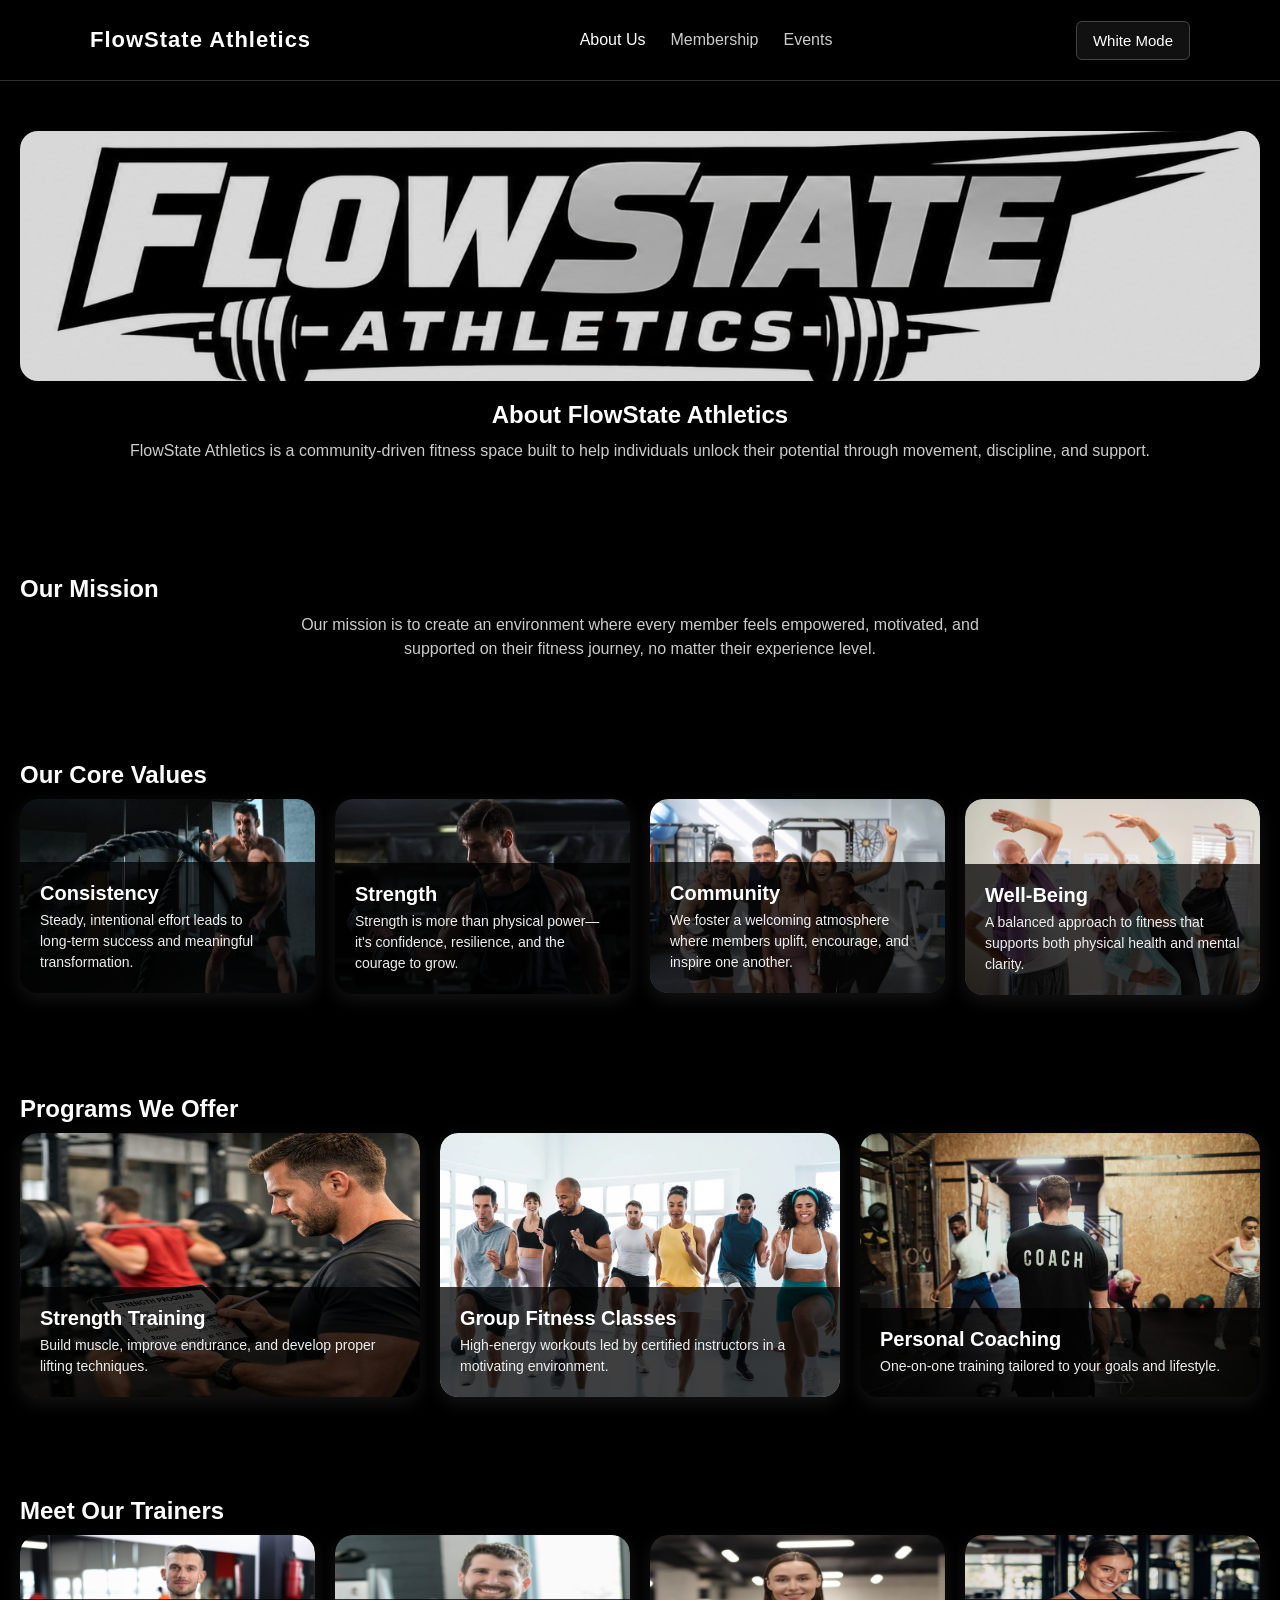
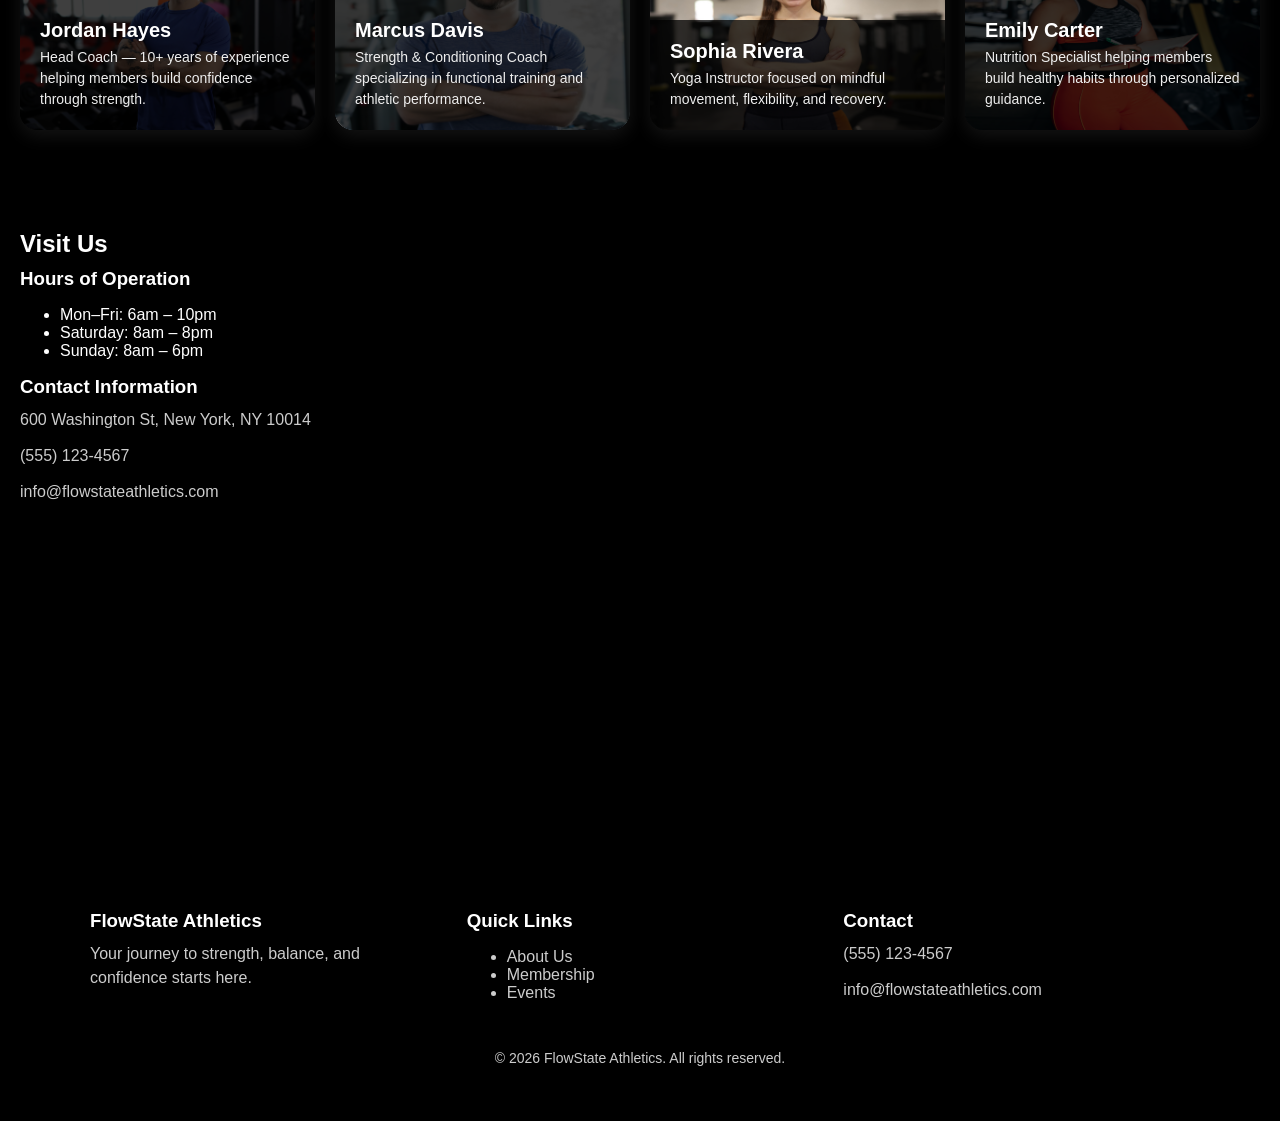
<file: index.html>
<!DOCTYPE html>
<html lang="en">

<head>
    <meta charset="UTF-8">
    <meta name="viewport" content="width=device-width, initial-scale=1.0">
    <title>About Us | FlowState Athletics</title>
    <link href="images/favicon.png" rel="icon">
    <link rel="stylesheet" href="styles.css">
</head>

<body>

    <header>
        <nav class="navbar">
            <a href="index.html" class="nav-logo">FlowState Athletics</a>

            <div class="hamburger" onclick="toggleMenu()">
                <span></span>
                <span></span>
                <span></span>
            </div>

            <ul class="nav-links" id="navMenu">
                <li><a href="index.html" class="active">About Us</a></li>
                <li><a href="membership.html">Membership</a></li>
                <li><a href="events.html">Events</a></li>
            </ul>

            <button id="bwToggle" onclick="toggleBW()">White Mode</button>
        </nav>
    </header>

    <main>

        <section class="hero">
            <img src="images/about_hero.jpg" alt="FlowState Athletics Gym">
            <h1>About FlowState Athletics</h1>
            <p class="intro-text">
                FlowState Athletics is a community‑driven fitness space built to help individuals unlock their potential
                through movement, discipline, and support.
            </p>
        </section>

        <section class="mission">
            <h2>Our Mission</h2>
            <p class="mission-text">
                Our mission is to create an environment where every member feels empowered, motivated, and supported on
                their fitness journey, no matter their experience level.
            </p>
        </section>

        <section class="values">
            <h2>Our Core Values</h2>

            <div class="values-container">

                <div class="overlay-card">
                    <img src="images/value_consistency.png" alt="Consistency Icon">
                    <div class="overlay-box">
                        <h3>Consistency</h3>
                        <p>Steady, intentional effort leads to long‑term success and meaningful transformation.</p>
                    </div>
                </div>

                <div class="overlay-card">
                    <img src="images/value_strength.png" alt="Strength Icon">
                    <div class="overlay-box">
                        <h3>Strength</h3>
                        <p>Strength is more than physical power—it's confidence, resilience, and the courage to grow.
                        </p>
                    </div>
                </div>

                <div class="overlay-card">
                    <img src="images/value_community.png" alt="Community Icon">
                    <div class="overlay-box">
                        <h3>Community</h3>
                        <p>We foster a welcoming atmosphere where members uplift, encourage, and inspire one another.
                        </p>
                    </div>
                </div>

                <div class="overlay-card">
                    <img src="images/value_wellbeing.png" alt="Well-being Icon">
                    <div class="overlay-box">
                        <h3>Well‑Being</h3>
                        <p>A balanced approach to fitness that supports both physical health and mental clarity.</p>
                    </div>
                </div>

            </div>
        </section>

        <section class="programs">
            <h2>Programs We Offer</h2>

            <div class="programs-container">

                <div class="overlay-card">
                    <img src="images/program_strength.jpg" alt="Strength Training">
                    <div class="overlay-box">
                        <h3>Strength Training</h3>
                        <p>Build muscle, improve endurance, and develop proper lifting techniques.</p>
                    </div>
                </div>

                <div class="overlay-card">
                    <img src="images/program_group_fitness.jpg" alt="Group Fitness Class">
                    <div class="overlay-box">
                        <h3>Group Fitness Classes</h3>
                        <p>High‑energy workouts led by certified instructors in a motivating environment.</p>
                    </div>
                </div>

                <div class="overlay-card">
                    <img src="images/program_coaching.jpg" alt="Personal Coaching">
                    <div class="overlay-box">
                        <h3>Personal Coaching</h3>
                        <p>One‑on‑one training tailored to your goals and lifestyle.</p>
                    </div>
                </div>

            </div>
        </section>

        <section class="staff">
            <h2>Meet Our Trainers</h2>

            <div class="staff-container">

                <div class="overlay-card">
                    <img src="images/trainer_jordan.jpg" alt="Trainer Jordan">
                    <div class="overlay-box">
                        <h3>Jordan Hayes</h3>
                        <p>Head Coach — 10+ years of experience helping members build confidence through strength.</p>
                    </div>
                </div>

                <div class="overlay-card">
                    <img src="images/trainer_marcus.jpg" alt="Trainer Marcus">
                    <div class="overlay-box">
                        <h3>Marcus Davis</h3>
                        <p>Strength & Conditioning Coach specializing in functional training and athletic performance.
                        </p>
                    </div>
                </div>

                <div class="overlay-card">
                    <img src="images/trainer_sophia.jpg" alt="Trainer Sophia">
                    <div class="overlay-box">
                        <h3>Sophia Rivera</h3>
                        <p>Yoga Instructor focused on mindful movement, flexibility, and recovery.</p>
                    </div>
                </div>

                <div class="overlay-card">
                    <img src="images/trainer_emily.jpg" alt="Trainer Emily">
                    <div class="overlay-box">
                        <h3>Emily Carter</h3>
                        <p>Nutrition Specialist helping members build healthy habits through personalized guidance.</p>
                    </div>
                </div>

            </div>
        </section>

        <section class="visit-us">
            <h2>Visit Us</h2>

            <div class="visit-container">

                <div class="hours">
                    <h3>Hours of Operation</h3>
                    <ul>
                        <li>Mon–Fri: 6am – 10pm</li>
                        <li>Saturday: 8am – 8pm</li>
                        <li>Sunday: 8am – 6pm</li>
                    </ul>
                </div>

                <div class="contact-info">
                    <h3>Contact Information</h3>
                    <p>600 Washington St, New York, NY 10014</p>
                    <p>(555) 123‑4567</p>
                    <p>info@flowstateathletics.com</p>
                </div>

                <div class="map-placeholder">
                    <iframe
                        src="https://www.google.com/maps/embed?pb=!1m18!1m12!1m3!1d3023.4178839327146!2d-74.01415341161527!3d40.73082949762415!2m3!1f0!2f0!3f0!3m2!1i1024!2i768!4f13.1!3m3!1m2!1s0x89c259ed09a11c3d%3A0x3c18cdf9b21d242e!2s600%20Washington%20St%2C%20New%20York%2C%20NY%2010014!5e0!3m2!1sfr!2sus!4v1779428335322!5m2!1sfr!2sus"
                        width="400" height="300" style="border:0;" allowfullscreen="" loading="lazy"
                        referrerpolicy="no-referrer-when-downgrade"></iframe>
                </div>

            </div>
        </section>

    </main>

    <footer>
        <div class="footer-columns">

            <div class="footer-col">
                <h3>FlowState Athletics</h3>
                <p>Your journey to strength, balance, and confidence starts here.</p>
            </div>

            <div class="footer-col">
                <h3>Quick Links</h3>
                <ul>
                    <li><a href="index.html">About Us</a></li>
                    <li><a href="membership.html">Membership</a></li>
                    <li><a href="events.html">Events</a></li>
                </ul>
            </div>

            <div class="footer-col">
                <h3>Contact</h3>
                <p>(555) 123‑4567</p>
                <p>info@flowstateathletics.com</p>
            </div>

        </div>

        <div class="footer-bottom">
            <p>© 2026 FlowState Athletics. All rights reserved.</p>
        </div>
    </footer>

    <script>

        (function () {
            if (localStorage.getItem("theme") === "white") {
                document.documentElement.classList.add("white-mode");
            }
        })();

        window.addEventListener("DOMContentLoaded", function () {
            if (localStorage.getItem("theme") === "white") {
                document.getElementById("bwToggle").innerText = "Dark Mode";
            }
        });

        function toggleMenu() {
            document.getElementById("navMenu").classList.toggle("show");
        }

        function toggleBW() {
            const html = document.documentElement;
            const btn = document.getElementById("bwToggle");
            const isWhite = html.classList.toggle("white-mode");
            btn.innerText = isWhite ? "Dark Mode" : "White Mode";
            localStorage.setItem("theme", isWhite ? "white" : "dark");
        }
    </script>

</body>

</html>
</file>
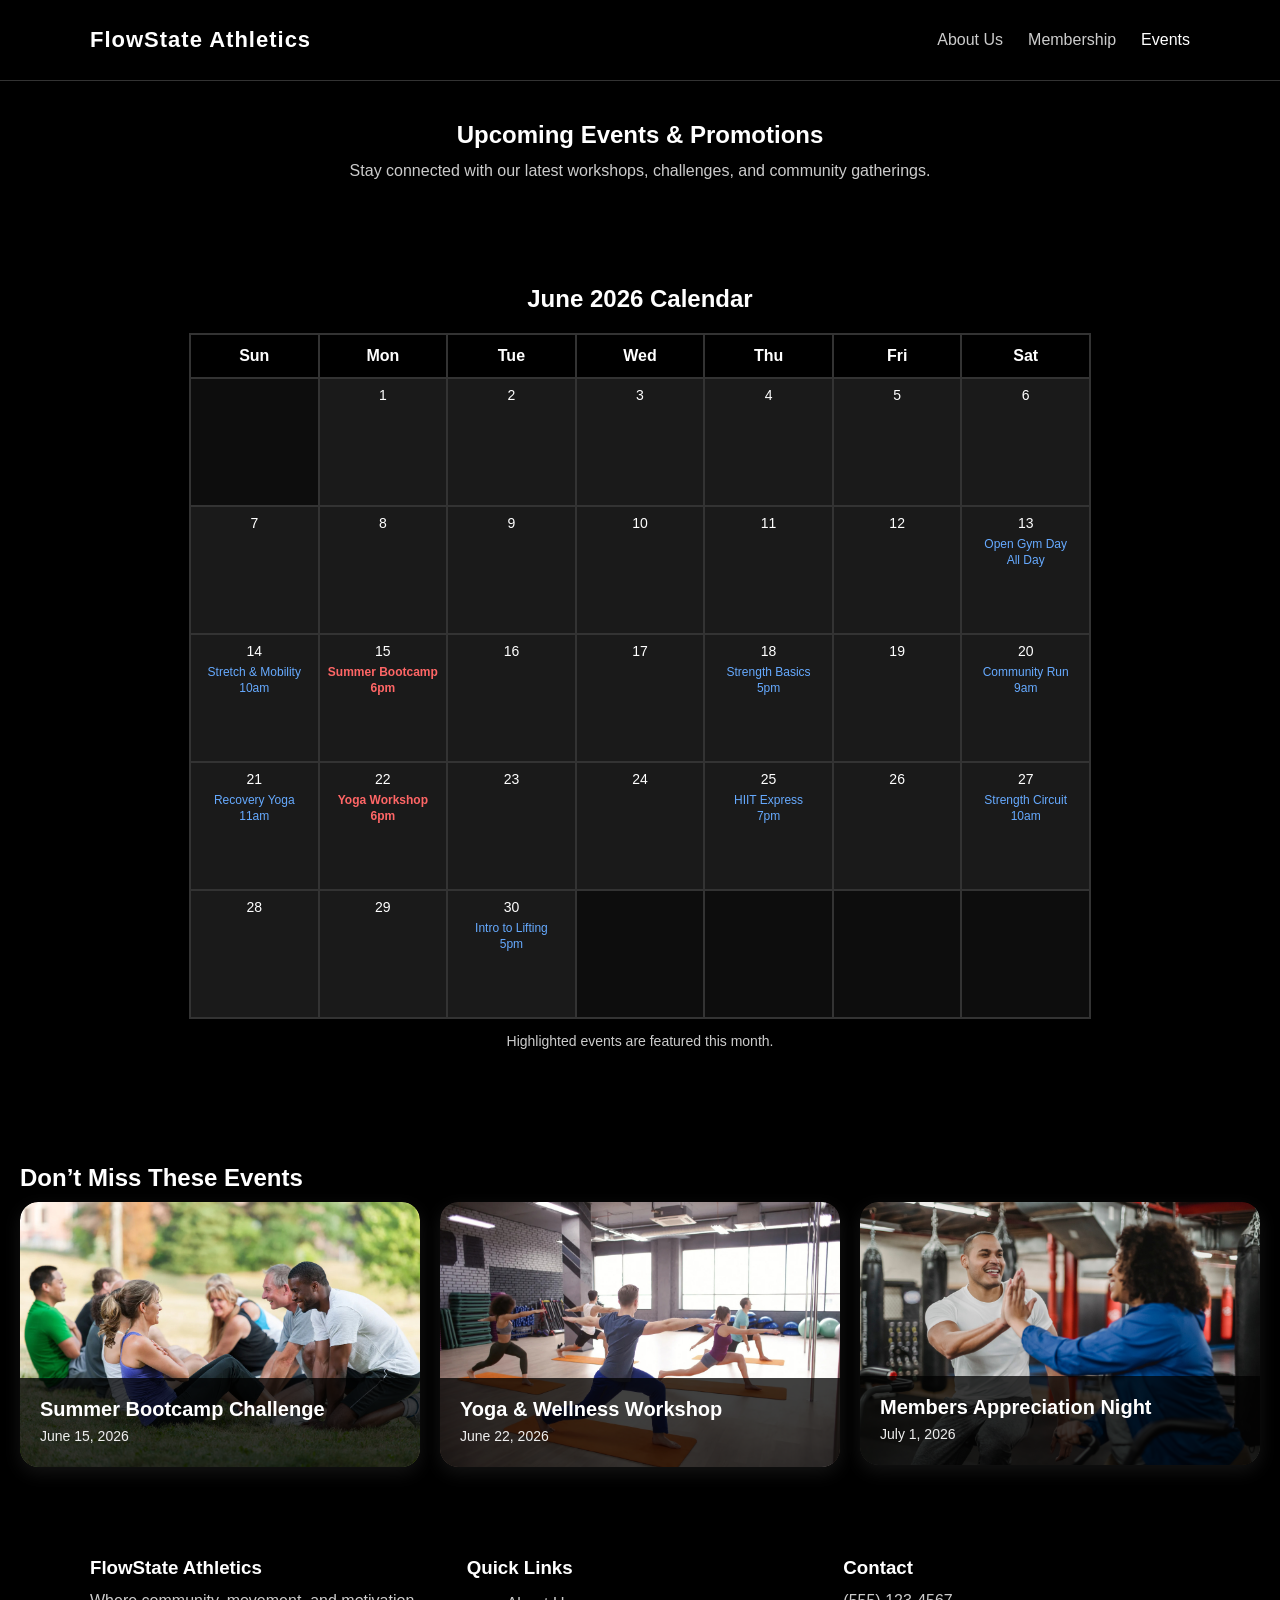
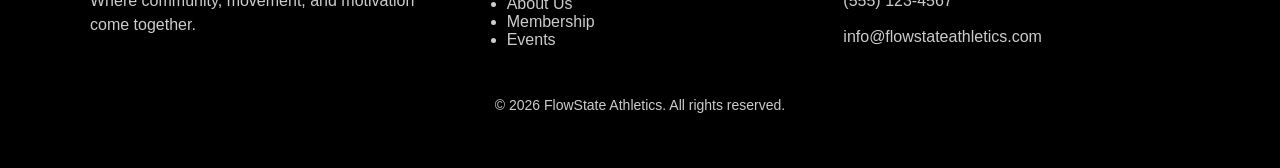
<file: Events.html>
<!DOCTYPE html>
<html lang="en">
<head>
    <meta charset="UTF-8">
    <meta name="viewport" content="width=device-width, initial-scale=1.0">
    <title>Events | FlowState Athletics</title>
    <link rel="icon" type="image/png" href="images/favicon.png">
    <link rel="stylesheet" href="styles.css">
</head>

<body>

<header>
    <nav class="navbar">
        <a href="index.html" class="nav-logo">FlowState Athletics</a>

        <div class="hamburger" onclick="toggleMenu()">
            <span></span>
            <span></span>
            <span></span>
        </div>

        <ul class="nav-links" id="navMenu">
            <li><a href="index.html">About Us</a></li>
            <li><a href="membership.html">Membership</a></li>
            <li><a href="events.html" class="active">Events</a></li>
        </ul>
    </nav>
</header>

<main>

<section class="page-title">
    <h1>Upcoming Events & Promotions</h1>
    <p class="subtitle">
        Stay connected with our latest workshops, challenges, and community gatherings.
    </p>
</section>

<section class="calendar-section">
    <h2>June 2026 Calendar</h2>

    <div class="static-calendar">

        <div class="calendar-row header">
            <div>Sun</div>
            <div>Mon</div>
            <div>Tue</div>
            <div>Wed</div>
            <div>Thu</div>
            <div>Fri</div>
            <div>Sat</div>
        </div>

        <div class="calendar-row">
            <div class="day empty"></div>
            <div class="day">1</div>
            <div class="day">2</div>
            <div class="day">3</div>
            <div class="day">4</div>
            <div class="day">5</div>
            <div class="day">6</div>
        </div>

        <div class="calendar-row">
            <div class="day">7</div>
            <div class="day">8</div>
            <div class="day">9</div>
            <div class="day">10</div>
            <div class="day">11</div>
            <div class="day">12</div>
            <div class="day">
                13<br>
                <span class="event">Open Gym Day<br>All Day</span>
            </div>
        </div>

        <div class="calendar-row">
            <div class="day">
                14<br>
                <span class="event">Stretch & Mobility<br>10am</span>
            </div>
            <div class="day">
                15<br>
                <span class="event highlight">Summer Bootcamp<br>6pm</span>
            </div>
            <div class="day">16</div>
            <div class="day">17</div>
            <div class="day">
                18<br>
                <span class="event">Strength Basics<br>5pm</span>
            </div>
            <div class="day">19</div>
            <div class="day">
                20<br>
                <span class="event">Community Run<br>9am</span>
            </div>
        </div>

        <div class="calendar-row">
            <div class="day">
                21<br>
                <span class="event">Recovery Yoga<br>11am</span>
            </div>
            <div class="day">
                22<br>
                <span class="event highlight">Yoga Workshop<br>6pm</span>
            </div>
            <div class="day">23</div>
            <div class="day">24</div>
            <div class="day">
                25<br>
                <span class="event">HIIT Express<br>7pm</span>
            </div>
            <div class="day">26</div>
            <div class="day">
                27<br>
                <span class="event">Strength Circuit<br>10am</span>
            </div>
        </div>

        <div class="calendar-row">
            <div class="day">28</div>
            <div class="day">29</div>
            <div class="day">
                30<br>
                <span class="event">Intro to Lifting<br>5pm</span>
            </div>
            <div class="day empty"></div>
            <div class="day empty"></div>
            <div class="day empty"></div>
            <div class="day empty"></div>
        </div>

    </div>

    <p class="calendar-note">Highlighted events are featured this month.</p>
</section>

<section class="featured-events">
    <h2>Don’t Miss These Events</h2>

    <div class="featured-container">

        <div class="overlay-card">
            <img src="images/event_bootcamp.jpg" alt="Summer Bootcamp Challenge">
            <div class="overlay-box">
                <h3>Summer Bootcamp Challenge</h3>
                <p>June 15, 2026</p>
            </div>
        </div>

        <div class="overlay-card">
            <img src="images/event_yoga.jpg" alt="Yoga & Wellness Workshop">
            <div class="overlay-box">
                <h3>Yoga & Wellness Workshop</h3>
                <p>June 22, 2026</p>
            </div>
        </div>

        <div class="overlay-card">
            <img src="images/event_appreciation.jpg" alt="Members Appreciation Night">
            <div class="overlay-box">
                <h3>Members Appreciation Night</h3>
                <p>July 1, 2026</p>
            </div>
        </div>

    </div>
</section>

</main>

<footer>
    <div class="footer-columns">

        <div class="footer-col">
            <h3>FlowState Athletics</h3>
            <p>Where community, movement, and motivation come together.</p>
        </div>

        <div class="footer-col">
            <h3>Quick Links</h3>
            <ul>
                <li><a href="index.html">About Us</a></li>
                <li><a href="membership.html">Membership</a></li>
                <li><a href="events.html">Events</a></li>
            </ul>
        </div>

        <div class="footer-col">
            <h3>Contact</h3>
            <p>(555) 123‑4567</p>
            <p>info@flowstateathletics.com</p>
        </div>

    </div>

    <div class="footer-bottom">
        <p>© 2026 FlowState Athletics. All rights reserved.</p>
    </div>
</footer>

<script>
function toggleMenu() {
    document.getElementById("navMenu").classList.toggle("show");
}
</script>

</body>
</html>
</file>
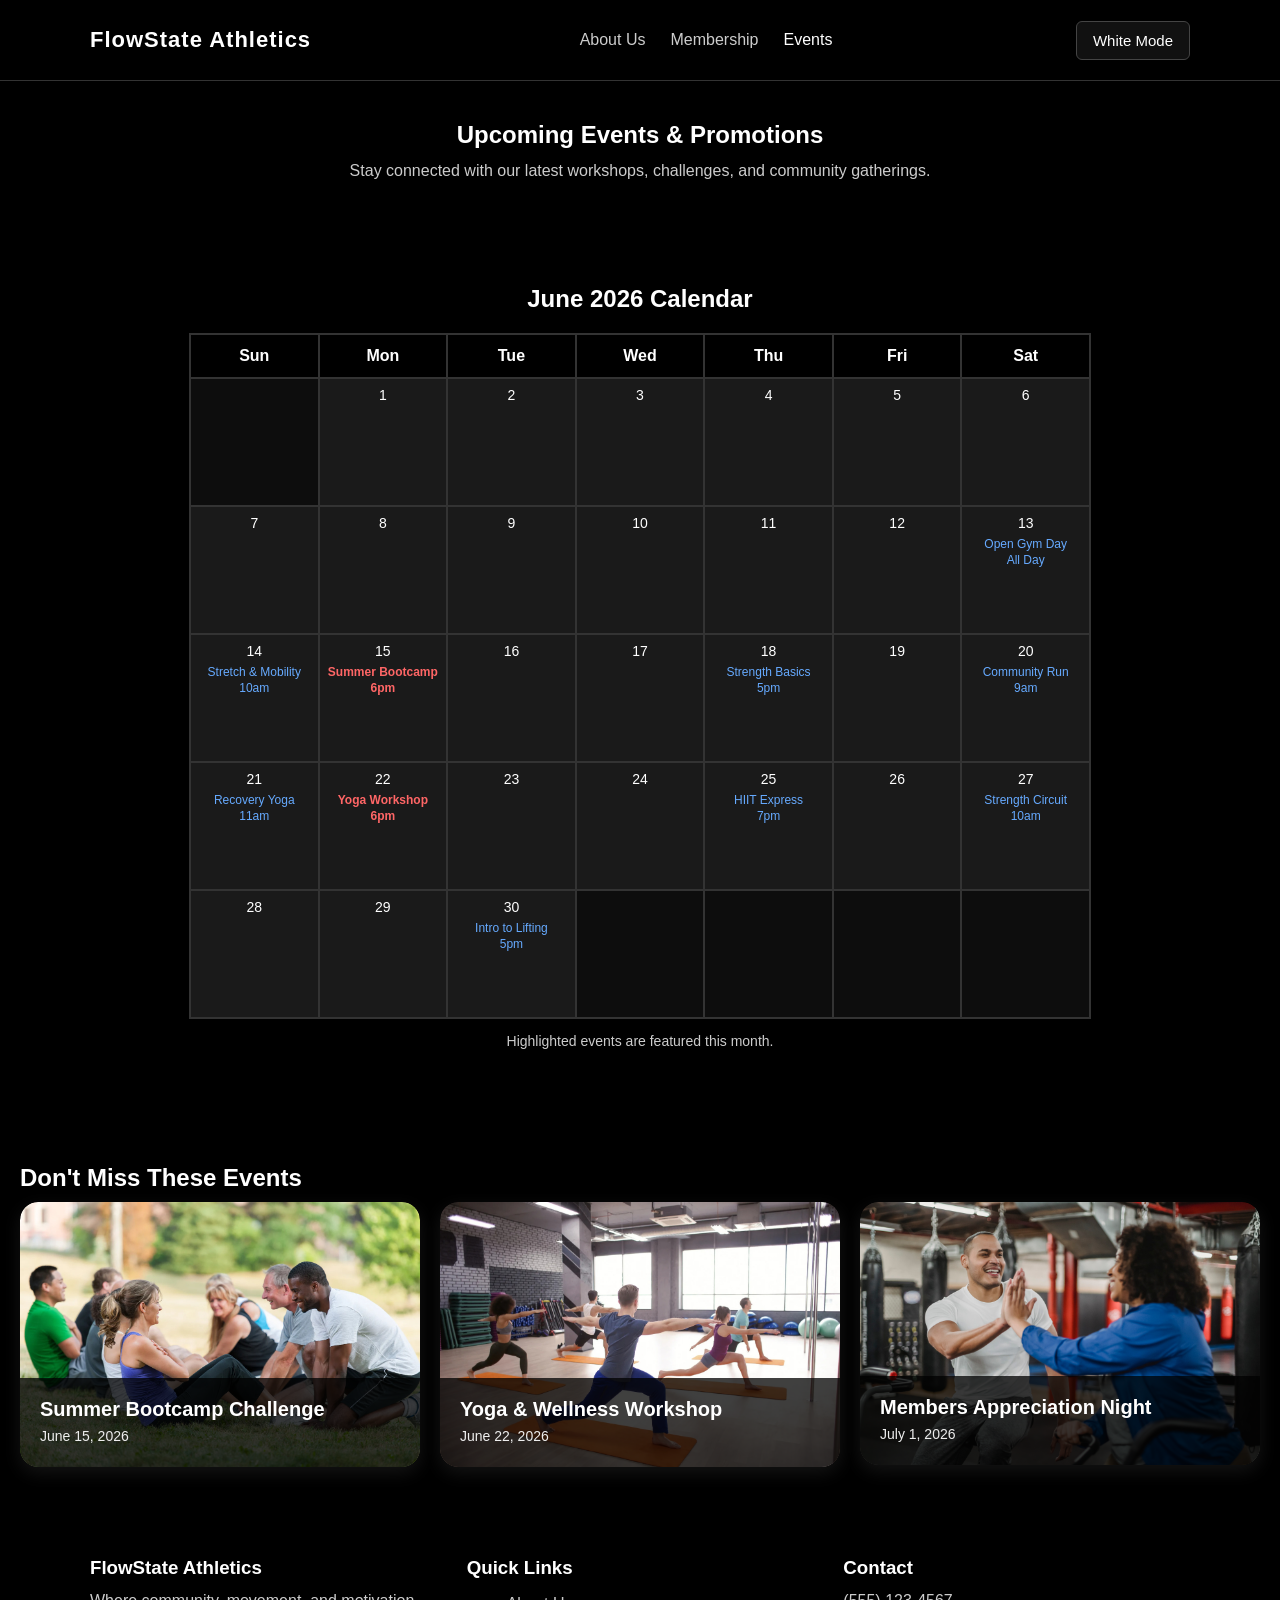
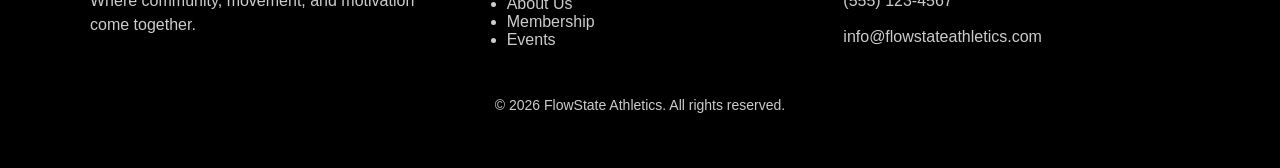
<file: events.html>
<!DOCTYPE html>
<html lang="en">

<head>
    <meta charset="UTF-8">
    <meta name="viewport" content="width=device-width, initial-scale=1.0">
    <title>Events | FlowState Athletics</title>
    <link href="images/favicon.png" rel="icon">
    <link rel="stylesheet" href="styles.css">
</head>

<body>

    <header>
        <nav class="navbar">
            <a href="index.html" class="nav-logo">FlowState Athletics</a>

            <div class="hamburger" onclick="toggleMenu()">
                <span></span>
                <span></span>
                <span></span>
            </div>

            <ul class="nav-links" id="navMenu">
                <li><a href="index.html">About Us</a></li>
                <li><a href="membership.html">Membership</a></li>
                <li><a href="events.html" class="active">Events</a></li>
            </ul>

            <button id="bwToggle" onclick="toggleBW()">White Mode</button>
        </nav>
    </header>

    <main>

        <section class="page-title">
            <h1>Upcoming Events & Promotions</h1>
            <p class="subtitle">
                Stay connected with our latest workshops, challenges, and community gatherings.
            </p>
        </section>

        <section class="calendar-section">
            <h2>June 2026 Calendar</h2>

            <div class="static-calendar">

                <div class="calendar-row header">
                    <div>Sun</div>
                    <div>Mon</div>
                    <div>Tue</div>
                    <div>Wed</div>
                    <div>Thu</div>
                    <div>Fri</div>
                    <div>Sat</div>
                </div>

                <div class="calendar-row">
                    <div class="day empty"></div>
                    <div class="day">1</div>
                    <div class="day">2</div>
                    <div class="day">3</div>
                    <div class="day">4</div>
                    <div class="day">5</div>
                    <div class="day">6</div>
                </div>

                <div class="calendar-row">
                    <div class="day">7</div>
                    <div class="day">8</div>
                    <div class="day">9</div>
                    <div class="day">10</div>
                    <div class="day">11</div>
                    <div class="day">12</div>
                    <div class="day">13<br>
                        <span class="event">Open Gym Day<br>All Day</span>
                    </div>
                </div>

                <div class="calendar-row">
                    <div class="day">
                        14<br>
                        <span class="event">Stretch & Mobility<br>10am</span>
                    </div>
                    <div class="day">
                        15<br>
                        <span class="event highlight">Summer Bootcamp<br>6pm</span>
                    </div>
                    <div class="day">16</div>
                    <div class="day">17</div>
                    <div class="day">18<br>
                        <span class="event">Strength Basics<br>5pm</span>
                    </div>
                    <div class="day">19</div>
                    <div class="day">20<br>
                        <span class="event">Community Run<br>9am</span>
                    </div>
                </div>

                <div class="calendar-row">
                    <div class="day">
                        21<br>
                        <span class="event">Recovery Yoga<br>11am</span>
                    </div>
                    <div class="day">
                        22<br>
                        <span class="event highlight">Yoga Workshop<br>6pm</span>
                    </div>
                    <div class="day">23</div>
                    <div class="day">24</div>
                    <div class="day">25<br>
                        <span class="event">HIIT Express<br>7pm</span>
                    </div>
                    <div class="day">26</div>
                    <div class="day">27<br>
                        <span class="event">Strength Circuit<br>10am</span>
                    </div>
                </div>

                <div class="calendar-row">
                    <div class="day">28</div>
                    <div class="day">29</div>
                    <div class="day">30<br>
                        <span class="event">Intro to Lifting<br>5pm</span>
                    </div>
                    <div class="day empty"></div>
                    <div class="day empty"></div>
                    <div class="day empty"></div>
                    <div class="day empty"></div>
                </div>

            </div>

            <p class="calendar-note">Highlighted events are featured this month.</p>
        </section>

        <section class="featured-events">
            <h2>Don't Miss These Events</h2>

            <div class="featured-container">

                <div class="overlay-card">
                    <img src="images/event_bootcamp.jpg" alt="Summer Bootcamp Challenge">
                    <div class="overlay-box">
                        <h3>Summer Bootcamp Challenge</h3>
                        <p>June 15, 2026</p>
                    </div>
                </div>

                <div class="overlay-card">
                    <img src="images/event_yoga.jpg" alt="Yoga & Wellness Workshop">
                    <div class="overlay-box">
                        <h3>Yoga & Wellness Workshop</h3>
                        <p>June 22, 2026</p>
                    </div>
                </div>

                <div class="overlay-card">
                    <img src="images/event_appreciation.jpg" alt="Members Appreciation Night">
                    <div class="overlay-box">
                        <h3>Members Appreciation Night</h3>
                        <p>July 1, 2026</p>
                    </div>
                </div>

            </div>
        </section>

    </main>

    <footer>
        <div class="footer-columns">

            <div class="footer-col">
                <h3>FlowState Athletics</h3>
                <p>Where community, movement, and motivation come together.</p>
            </div>

            <div class="footer-col">
                <h3>Quick Links</h3>
                <ul>
                    <li><a href="index.html">About Us</a></li>
                    <li><a href="membership.html">Membership</a></li>
                    <li><a href="events.html">Events</a></li>
                </ul>
            </div>

            <div class="footer-col">
                <h3>Contact</h3>
                <p>(555) 123‑4567</p>
                <p>info@flowstateathletics.com</p>
            </div>

        </div>

        <div class="footer-bottom">
            <p>© 2026 FlowState Athletics. All rights reserved.</p>
        </div>
    </footer>

    <script>

        (function () {
            if (localStorage.getItem("theme") === "white") {
                document.documentElement.classList.add("white-mode");
            }
        })();

        window.addEventListener("DOMContentLoaded", function () {
            if (localStorage.getItem("theme") === "white") {
                document.getElementById("bwToggle").innerText = "Dark Mode";
            }
        });

        function toggleMenu() {
            document.getElementById("navMenu").classList.toggle("show");
        }

        function toggleBW() {
            const html = document.documentElement;
            const btn = document.getElementById("bwToggle");
            const isWhite = html.classList.toggle("white-mode");
            btn.innerText = isWhite ? "Dark Mode" : "White Mode";
            localStorage.setItem("theme", isWhite ? "white" : "dark");
        }
    </script>

</body>

</html>
</file>
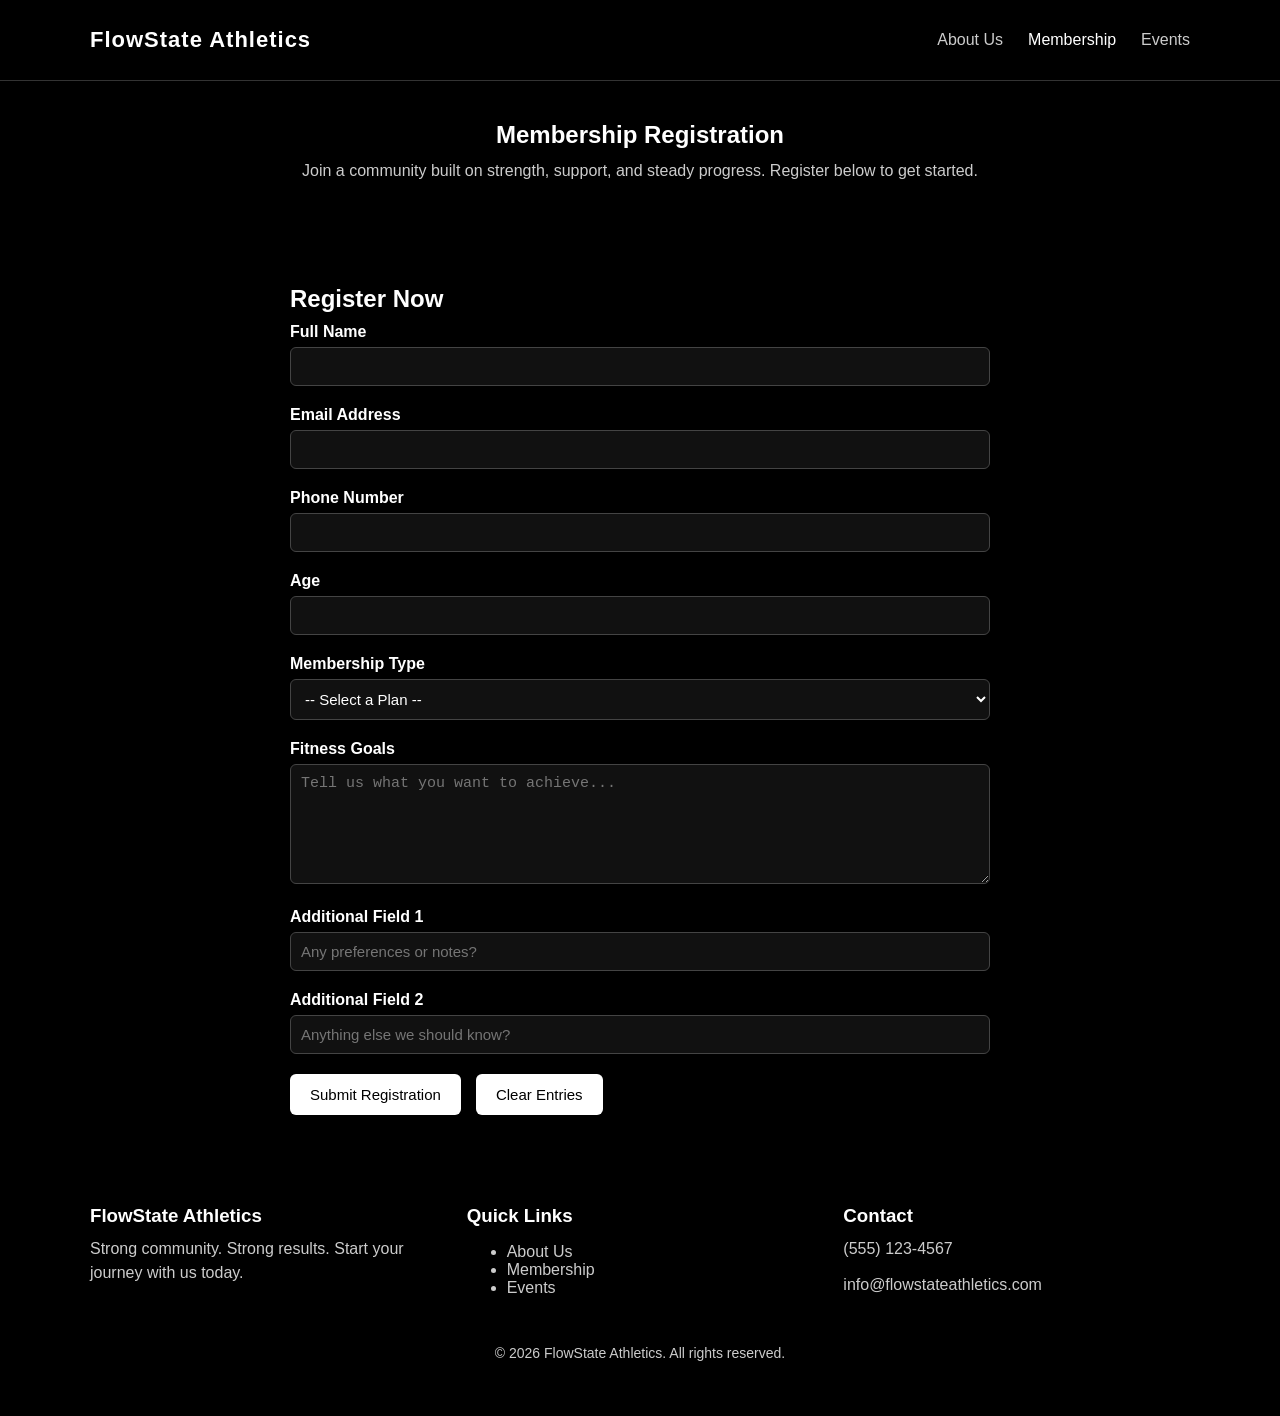
<file: Membership.html>
<!DOCTYPE html>
<html lang="en">
<head>
    <meta charset="UTF-8">
    <meta name="viewport" content="width=device-width, initial-scale=1.0">
    <title>Membership Registration | FlowState Athletics</title>
    <link rel="icon" type="image/png" href="images/favicon.png">
    <link rel="stylesheet" href="styles.css">
</head>

<body>

<header>
    <nav class="navbar">
        <a href="index.html" class="nav-logo">FlowState Athletics</a>

        <div class="hamburger" onclick="toggleMenu()">
            <span></span>
            <span></span>
            <span></span>
        </div>

        <ul class="nav-links" id="navMenu">
            <li><a href="index.html">About Us</a></li>
            <li><a href="membership.html" class="active">Membership</a></li>
            <li><a href="events.html">Events</a></li>
        </ul>
    </nav>
</header>

<main>

<section class="page-title">
    <h1>Membership Registration</h1>
    <p class="subtitle">
        Join a community built on strength, support, and steady progress. Register below to get started.
    </p>
</section>

<section class="registration-form">
    <h2>Register Now</h2>

    <form id="membershipForm">

        <div class="form-field">
            <label>Full Name</label>
            <input id="fullName" type="text">
        </div>

        <div class="form-field">
            <label>Email Address</label>
            <input id="email" type="text">
        </div>

        <div class="form-field">
            <label>Phone Number</label>
            <input id="phone" type="text">
        </div>

        <div class="form-field">
            <label>Age</label>
            <input id="age" type="number">
        </div>

        <div class="form-field">
            <label>Membership Type</label>
            <select id="membershipType">
                <option value="none">-- Select a Plan --</option>
                <option value="basic">Basic</option>
                <option value="premium">Premium</option>
                <option value="vip">VIP</option>
            </select>
        </div>

        <div class="form-field">
            <label>Fitness Goals</label>
            <textarea id="goals" placeholder="Tell us what you want to achieve..."></textarea>
        </div>

        <div class="form-field">
            <label>Additional Field 1</label>
            <input id="extra1" type="text" placeholder="Any preferences or notes?">
        </div>

        <div class="form-field">
            <label>Additional Field 2</label>
            <input id="extra2" type="text" placeholder="Anything else we should know?">
        </div>

        <div class="form-button" style="display:flex; gap:15px;">
            <button type="button" onclick="submitForm()">Submit Registration</button>
            <button type="button" onclick="clearForm()">Clear Entries</button>
        </div>

        <div id="messageBox" style="
            display:none;
            margin-top:20px;
            padding:15px;
            border-radius:6px;
            font-size:15px;
        "></div>

    </form>
</section>

</main>

<footer>
    <div class="footer-columns">

        <div class="footer-col">
            <h3>FlowState Athletics</h3>
            <p>Strong community. Strong results. Start your journey with us today.</p>
        </div>

        <div class="footer-col">
            <h3>Quick Links</h3>
            <ul>
                <li><a href="index.html">About Us</a></li>
                <li><a href="membership.html">Membership</a></li>
                <li><a href="events.html">Events</a></li>
            </ul>
        </div>

        <div class="footer-col">
            <h3>Contact</h3>
            <p>(555) 123‑4567</p>
            <p>info@flowstateathletics.com</p>
        </div>

    </div>

    <div class="footer-bottom">
        <p>© 2026 FlowState Athletics. All rights reserved.</p>
    </div>
</footer>

<script>
function toggleMenu() {
    document.getElementById("navMenu").classList.toggle("show");
}

function submitForm() {
    let fullName = document.getElementById("fullName").value.trim();
    let email = document.getElementById("email").value.trim();
    let phone = document.getElementById("phone").value.trim();
    let age = document.getElementById("age").value.trim();
    let membership = document.getElementById("membershipType").value;
    let goals = document.getElementById("goals").value.trim();
    let extra1 = document.getElementById("extra1").value.trim();
    let extra2 = document.getElementById("extra2").value.trim();

    let messageBox = document.getElementById("messageBox");
    let errors = [];

    if (fullName === "") errors.push("Full Name is required.");
    if (email === "") {
        errors.push("Email Address is required.");
    } else if (!email.includes("@") || !email.includes(".")) {
        errors.push("Email format is invalid.");
    }
    if (phone === "") {
        errors.push("Phone Number is required.");
    } else if (phone.replace(/\D/g, "").length !== 10) {
        errors.push("Phone number must be 10 digits.");
    }
    if (age === "") {
        errors.push("Age is required.");
    } else if (age < 16 || age > 100) {
        errors.push("Age must be between 16 and 100.");
    }
    if (membership === "none") errors.push("Please select a Membership Type.");
    if (goals === "") errors.push("Please enter your Fitness Goals.");
    if (extra1 === "") errors.push("Additional Field 1 is required.");
    if (extra2 === "") errors.push("Additional Field 2 is required.");

    if (errors.length > 0) {
        messageBox.style.display = "block";
        messageBox.style.background = "#330000";
        messageBox.style.border = "1px solid #660000";
        messageBox.style.color = "#ff9999";

        let list = "<strong>Please fix the following:</strong><ul>";
        errors.forEach(e => list += "<li>" + e + "</li>");
        list += "</ul>";

        messageBox.innerHTML = list;
        return;
    }

    messageBox.style.display = "block";
    messageBox.style.background = "#003300";
    messageBox.style.border = "1px solid #009900";
    messageBox.style.color = "#99ff99";
    messageBox.innerHTML = "<strong>Success!</strong> Your membership submission has been recorded.";

    document.getElementById("membershipForm").reset();
}

function clearForm() {
    document.getElementById("membershipForm").reset();
    document.getElementById("messageBox").style.display = "none";
}
</script>

</body>
</html>
</file>
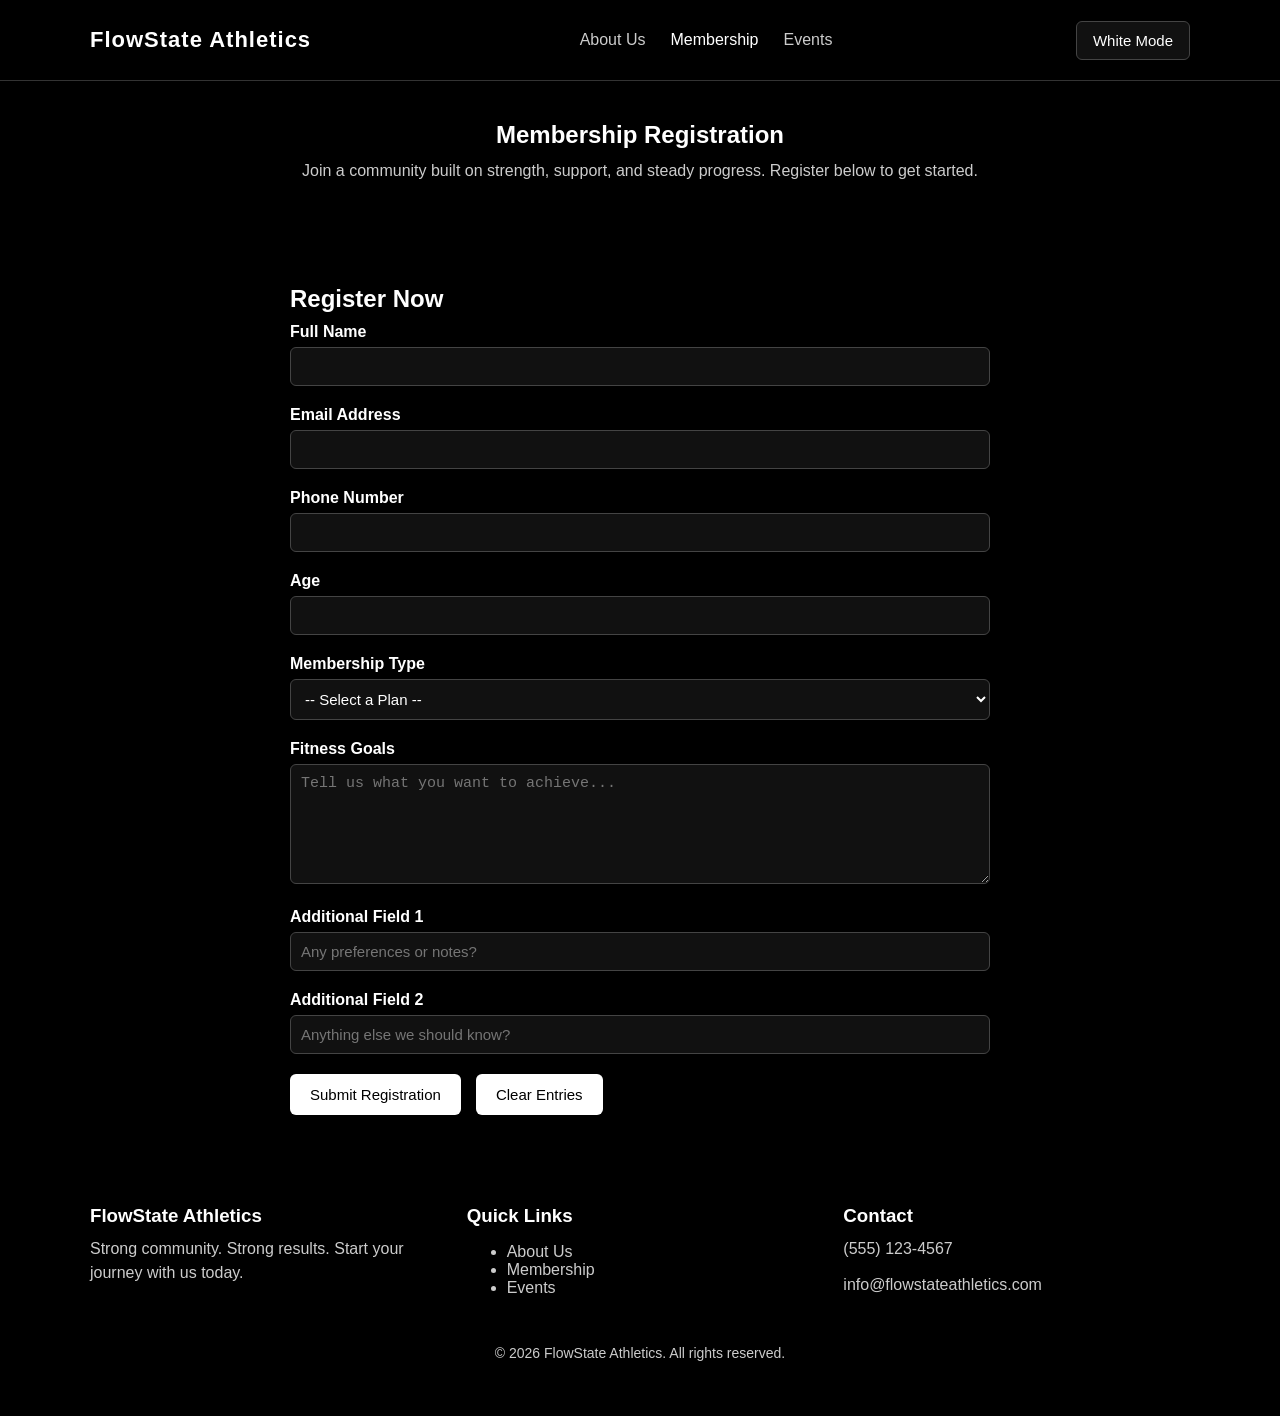
<file: membership.html>
<!DOCTYPE html>
<html lang="en">

<head>
    <meta charset="UTF-8">
    <meta name="viewport" content="width=device-width, initial-scale=1.0">
    <title>Membership Registration | FlowState Athletics</title>
    <link href="images/favicon.png" rel="icon">
    <link rel="stylesheet" href="styles.css">
</head>

<body>

    <header>
        <nav class="navbar">
            <a href="index.html" class="nav-logo">FlowState Athletics</a>

            <div class="hamburger" onclick="toggleMenu()">
                <span></span>
                <span></span>
                <span></span>
            </div>

            <ul class="nav-links" id="navMenu">
                <li><a href="index.html">About Us</a></li>
                <li><a href="membership.html" class="active">Membership</a></li>
                <li><a href="events.html">Events</a></li>
            </ul>

            <button id="bwToggle" onclick="toggleBW()">White Mode</button>
        </nav>
    </header>

    <main>

        <section class="page-title">
            <h1>Membership Registration</h1>
            <p class="subtitle">
                Join a community built on strength, support, and steady progress. Register below to get started.
            </p>
        </section>

        <section class="registration-form">
            <h2>Register Now</h2>

            <form id="membershipForm">

                <div class="form-field">
                    <label>Full Name</label>
                    <input id="fullName" type="text">
                </div>

                <div class="form-field">
                    <label>Email Address</label>
                    <input id="email" type="text">
                </div>

                <div class="form-field">
                    <label>Phone Number</label>
                    <input id="phone" type="text">
                </div>

                <div class="form-field">
                    <label>Age</label>
                    <input id="age" type="number">
                </div>

                <div class="form-field">
                    <label>Membership Type</label>
                    <select id="membershipType">
                        <option value="none">-- Select a Plan --</option>
                        <option value="basic">Basic</option>
                        <option value="premium">Premium</option>
                        <option value="vip">VIP</option>
                    </select>
                </div>

                <div class="form-field">
                    <label>Fitness Goals</label>
                    <textarea id="goals" placeholder="Tell us what you want to achieve..."></textarea>
                </div>

                <div class="form-field">
                    <label>Additional Field 1</label>
                    <input id="extra1" type="text" placeholder="Any preferences or notes?">
                </div>

                <div class="form-field">
                    <label>Additional Field 2</label>
                    <input id="extra2" type="text" placeholder="Anything else we should know?">
                </div>

                <div class="form-button" style="display:flex; gap:15px;">
                    <button type="button" onclick="submitForm()">Submit Registration</button>
                    <button type="button" onclick="clearForm()">Clear Entries</button>
                </div>

                <div id="messageBox" style="
            display:none;
            margin-top:20px;
            padding:15px;
            border-radius:6px;
            font-size:15px;
        "></div>

            </form>
        </section>

    </main>

    <footer>
        <div class="footer-columns">

            <div class="footer-col">
                <h3>FlowState Athletics</h3>
                <p>Strong community. Strong results. Start your journey with us today.</p>
            </div>

            <div class="footer-col">
                <h3>Quick Links</h3>
                <ul>
                    <li><a href="index.html">About Us</a></li>
                    <li><a href="membership.html">Membership</a></li>
                    <li><a href="events.html">Events</a></li>
                </ul>
            </div>

            <div class="footer-col">
                <h3>Contact</h3>
                <p>(555) 123‑4567</p>
                <p>info@flowstateathletics.com</p>
            </div>

        </div>

        <div class="footer-bottom">
            <p>© 2026 FlowState Athletics. All rights reserved.</p>
        </div>
    </footer>

    <script>

        (function () {
            if (localStorage.getItem("theme") === "white") {
                document.documentElement.classList.add("white-mode");
            }
        })();

        window.addEventListener("DOMContentLoaded", function () {
            if (localStorage.getItem("theme") === "white") {
                document.getElementById("bwToggle").innerText = "Dark Mode";
            }
        });

        function toggleMenu() {
            document.getElementById("navMenu").classList.toggle("show");
        }

        function toggleBW() {
            const html = document.documentElement;
            const btn = document.getElementById("bwToggle");
            const isWhite = html.classList.toggle("white-mode");
            btn.innerText = isWhite ? "Dark Mode" : "White Mode";
            localStorage.setItem("theme", isWhite ? "white" : "dark");
        }

        function submitForm() {
            let fullName = document.getElementById("fullName").value.trim();
            let email = document.getElementById("email").value.trim();
            let phone = document.getElementById("phone").value.trim();
            let age = document.getElementById("age").value.trim();
            let membership = document.getElementById("membershipType").value;
            let goals = document.getElementById("goals").value.trim();
            let extra1 = document.getElementById("extra1").value.trim();
            let extra2 = document.getElementById("extra2").value.trim();

            let messageBox = document.getElementById("messageBox");
            let errors = [];

            if (fullName === "") errors.push("Full Name is required.");
            if (email === "") {
                errors.push("Email Address is required.");
            } else if (!email.includes("@") || !email.includes(".")) {
                errors.push("Email format is invalid.");
            }
            if (phone === "") {
                errors.push("Phone Number is required.");
            } else if (phone.replace(/\D/g, "").length !== 10) {
                errors.push("Phone number must be 10 digits.");
            }
            if (age === "") {
                errors.push("Age is required.");
            } else if (age < 16 || age > 100) {
                errors.push("Age must be between 16 and 100.");
            }
            if (membership === "none") errors.push("Please select a Membership Type.");
            if (goals === "") errors.push("Please enter your Fitness Goals.");
            if (extra1 === "") errors.push("Additional Field 1 is required.");
            if (extra2 === "") errors.push("Additional Field 2 is required.");

            if (errors.length > 0) {
                messageBox.style.display = "block";
                messageBox.style.background = "#330000";
                messageBox.style.border = "1px solid #660000";
                messageBox.style.color = "#ff9999";

                let list = "<strong>Please fix the following:</strong><ul>";
                errors.forEach(e => list += "<li>" + e + "</li>");
                list += "</ul>";

                messageBox.innerHTML = list;
                return;
            }

            messageBox.style.display = "block";
            messageBox.style.background = "#003300";
            messageBox.style.border = "1px solid #009900";
            messageBox.style.color = "#99ff99";
            messageBox.innerHTML = "<strong>Success!</strong> Your membership submission has been recorded.";

            document.getElementById("membershipForm").reset();
        }

        function clearForm() {
            document.getElementById("membershipForm").reset();
            document.getElementById("messageBox").style.display = "none";
        }
    </script>

</body>

</html>
</file>
<file: styles.css>
html {
    transition: background-color 0.5s ease, color 0.5s ease;
}

:root {
    --bg: #000000;
    --bg-alt: #111111;
    --bg-card: #1a1a1a;
    --bg-nav: #000000;
    --text: #ffffff;
    --text-muted: #cccccc;
    --text-dim: #777777;
    --border: #333333;
    --border-light: #444444;
    --btn-bg: #111111;
    --btn-border: #444444;
    --input-bg: #111111;
    --day-bg: #1a1a1a;
    --day-empty: #0d0d0d;
    --day-hover: #222222;
    --calendar-bg: #111111;
    --overlay: rgba(0, 0, 0, 0.75);
    --footer-bg: #000000;
    --card-shadow: rgba(255, 255, 255, 0.08);
    --card-shadow-hover: rgba(255, 255, 255, 0.12);
}

html.white-mode {
    --bg: #f5f5f5;
    --bg-alt: #ffffff;
    --bg-card: #ffffff;
    --bg-nav: #ffffff;
    --text: #111111;
    --text-muted: #444444;
    --text-dim: #888888;
    --border: #dddddd;
    --border-light: #cccccc;
    --btn-bg: #f0f0f0;
    --btn-border: #cccccc;
    --input-bg: #ffffff;
    --day-bg: #ffffff;
    --day-empty: #f0f0f0;
    --day-hover: #eeeeee;
    --calendar-bg: #ffffff;
    --overlay: rgba(0, 0, 0, 0.6);
    --footer-bg: #111111;
    --card-shadow: rgba(0, 0, 0, 0.08);
    --card-shadow-hover: rgba(0, 0, 0, 0.15);
}

body {
    margin: 0;
    padding: 0;
    font-family: Verdana, sans-serif;
    background: var(--bg);
    color: var(--text);
    transition: background 0.5s ease, color 0.5s ease;
}

h1,
h2,
h3 {
    margin: 0 0 10px;
    font-weight: bold;
    color: var(--text);
}

p {
    margin: 0 0 12px;
    line-height: 1.5;
    color: var(--text-muted);
}

section {
    padding: 50px 20px;
}

header {
    background: var(--bg-nav);
    padding: 15px 0;
    position: relative;
    z-index: 9999;
    border-bottom: 1px solid var(--border);
    transition: background 0.5s ease, border-color 0.5s ease;
}

.navbar {
    width: 90%;
    max-width: 1100px;
    margin: auto;
    display: flex;
    justify-content: space-between;
    align-items: center;
}

.nav-logo {
    color: var(--text);
    font-size: 22px;
    font-weight: bold;
    text-decoration: none;
    letter-spacing: 1px;
    transition: color 0.5s ease;
}

.nav-links {
    list-style: none;
    display: flex;
    gap: 25px;
    position: relative;
    z-index: 9999;
}

.nav-links a {
    color: var(--text-muted);
    text-decoration: none;
    font-size: 16px;
    transition: color 0.5s ease;
}

.nav-links a:hover,
.nav-links .active {
    color: var(--text);
}

#bwToggle {
    padding: 10px 16px;
    background: var(--btn-bg);
    color: var(--text);
    border: 1px solid var(--btn-border);
    border-radius: 6px;
    cursor: pointer;
    margin-left: 15px;
    transition: background 0.5s ease, color 0.5s ease, border-color 0.5s ease;
}

#bwToggle:hover {
    background: var(--day-hover);
}

.hamburger {
    display: none;
    flex-direction: column;
    gap: 5px;
    cursor: pointer;
}

.hamburger span {
    width: 28px;
    height: 3px;
    background: var(--text);
    border-radius: 3px;
    transition: background 0.5s ease;
}

@media (max-width: 850px) {
    .hamburger {
        display: flex;
    }

    .nav-links {
        position: absolute;
        top: 70px;
        right: 0;
        width: 100%;
        background: var(--bg-nav);
        flex-direction: column;
        text-align: center;
        padding: 20px 0;
        display: none;
        border-top: 1px solid var(--border);
        z-index: 9999;
    }

    .nav-links li {
        margin: 15px 0;
    }

    .nav-links.show {
        display: flex;
    }

    .hero {
        margin-top: 20px;
    }
}

.hero img {
    width: 100%;
    height: auto;
    max-height: 250px;
    object-fit: cover;
    border-radius: 18px;
    margin-bottom: 20px;
    filter: brightness(85%);
}

@media (max-width: 600px) {
    .hero img {
        max-height: 180px;
    }
}

.hero {
    text-align: center;
}

.page-title {
    text-align: center;
    padding: 40px 20px;
}

.subtitle {
    color: var(--text-muted);
    font-size: 16px;
}

img {
    width: 100%;
    height: auto;
    object-fit: contain;
    display: block;
    border-radius: 18px;
}

.values-container,
.programs-container,
.staff-container,
.benefits-container,
.featured-container {
    display: grid;
    gap: 20px;
    grid-template-columns: repeat(auto-fit, minmax(250px, 1fr));
    align-items: start;
}

.overlay-card {
    position: relative;
    border-radius: 18px;
    overflow: hidden;
    background: var(--bg);
    box-shadow: 0 6px 18px var(--card-shadow);
    transition: transform 0.25s ease, box-shadow 0.25s ease, background 0.5s ease;
}

.overlay-card:hover {
    transform: translateY(-6px);
    box-shadow: 0 12px 32px var(--card-shadow-hover);
}

.overlay-card img {
    width: 100%;
    height: auto;
    display: block;
}

.overlay-box {
    position: absolute;
    bottom: 0;
    left: 0;
    width: 100%;
    padding: 20px;
    background: var(--overlay);
    color: #ffffff;
    border-bottom-left-radius: 18px;
    border-bottom-right-radius: 18px;
    opacity: 1;
    transition: opacity 0.3s ease, background 0.5s ease;
    box-sizing: border-box;
}

.overlay-box h3 {
    margin: 0 0 5px;
    font-size: 20px;
    font-weight: bold;
    color: #ffffff;
}

.overlay-box p {
    margin: 0;
    font-size: 14px;
    color: #eeeeee;
}

.registration-form {
    max-width: 700px;
    margin: auto;
}

.form-field {
    margin-bottom: 20px;
}

label {
    display: block;
    margin-bottom: 6px;
    font-weight: bold;
    color: var(--text);
    transition: color 0.5s ease;
}

input,
select,
textarea {
    width: 100%;
    padding: 10px;
    border: 1px solid var(--border-light);
    background: var(--input-bg);
    color: var(--text);
    border-radius: 6px;
    font-size: 15px;
    transition: background 0.5s ease, color 0.5s ease, border-color 0.5s ease;
    box-sizing: border-box;
}

textarea {
    height: 120px;
}

button {
    padding: 12px 20px;
    background: var(--text);
    color: var(--bg);
    border: none;
    border-radius: 6px;
    font-size: 15px;
    cursor: pointer;
    transition: background 0.5s ease, color 0.5s ease;
}

button:hover {
    background: var(--text-muted);
}

.calendar-section {
    text-align: center;
}

.calendar-section h2 {
    text-align: center;
    margin-bottom: 20px;
}

.static-calendar {
    width: 100%;
    max-width: 900px;
    margin-left: auto;
    margin-right: auto;
    border-collapse: collapse;
    display: grid;
    grid-template-columns: repeat(7, 1fr);
    background: var(--calendar-bg);
    border: 1px solid var(--border);
    transition: background 0.5s ease, border-color 0.5s ease;
}

.static-calendar .header div {
    background: var(--bg);
    color: var(--text);
    padding: 12px 0;
    text-align: center;
    font-weight: bold;
    border: 1px solid var(--border);
    transition: background 0.5s ease, color 0.5s ease, border-color 0.5s ease;
}

.calendar-row {
    display: contents;
}

.day {
    min-height: 110px;
    padding: 8px;
    border: 1px solid var(--border);
    vertical-align: top;
    font-size: 14px;
    background: var(--day-bg);
    color: var(--text);
    transition: background 0.5s ease, color 0.5s ease, border-color 0.5s ease;
}

.day.empty {
    background: var(--day-empty);
}

.event {
    display: block;
    margin-top: 6px;
    font-size: 12px;
    color: #66aaff;
    line-height: 1.3;
}

.event.highlight {
    color: #ff6666;
    font-weight: bold;
}

.day:hover {
    background: var(--day-hover);
    cursor: pointer;
}

.calendar-note {
    text-align: center;
    margin-top: 12px;
    font-size: 14px;
    color: var(--text-muted);
}

footer {
    background: var(--footer-bg);
    color: var(--text-muted);
    padding: 40px 20px;
    transition: background 0.5s ease;
}

.footer-columns {
    display: grid;
    grid-template-columns: repeat(auto-fit, minmax(200px, 1fr));
    gap: 30px;
    max-width: 1100px;
    margin: auto;
}

.footer-col h3 {
    color: #ffffff;
    margin-bottom: 10px;
}

.footer-col p,
.footer-col a {
    color: #cccccc;
    text-decoration: none;
}

.footer-col a:hover {
    color: #ffffff;
}

.footer-bottom {
    text-align: center;
    margin-top: 30px;
    color: #777777;
    font-size: 14px;
}

.mission-text {
    max-width: 700px;
    margin: 0 auto;
    text-align: center;
}
</file>
